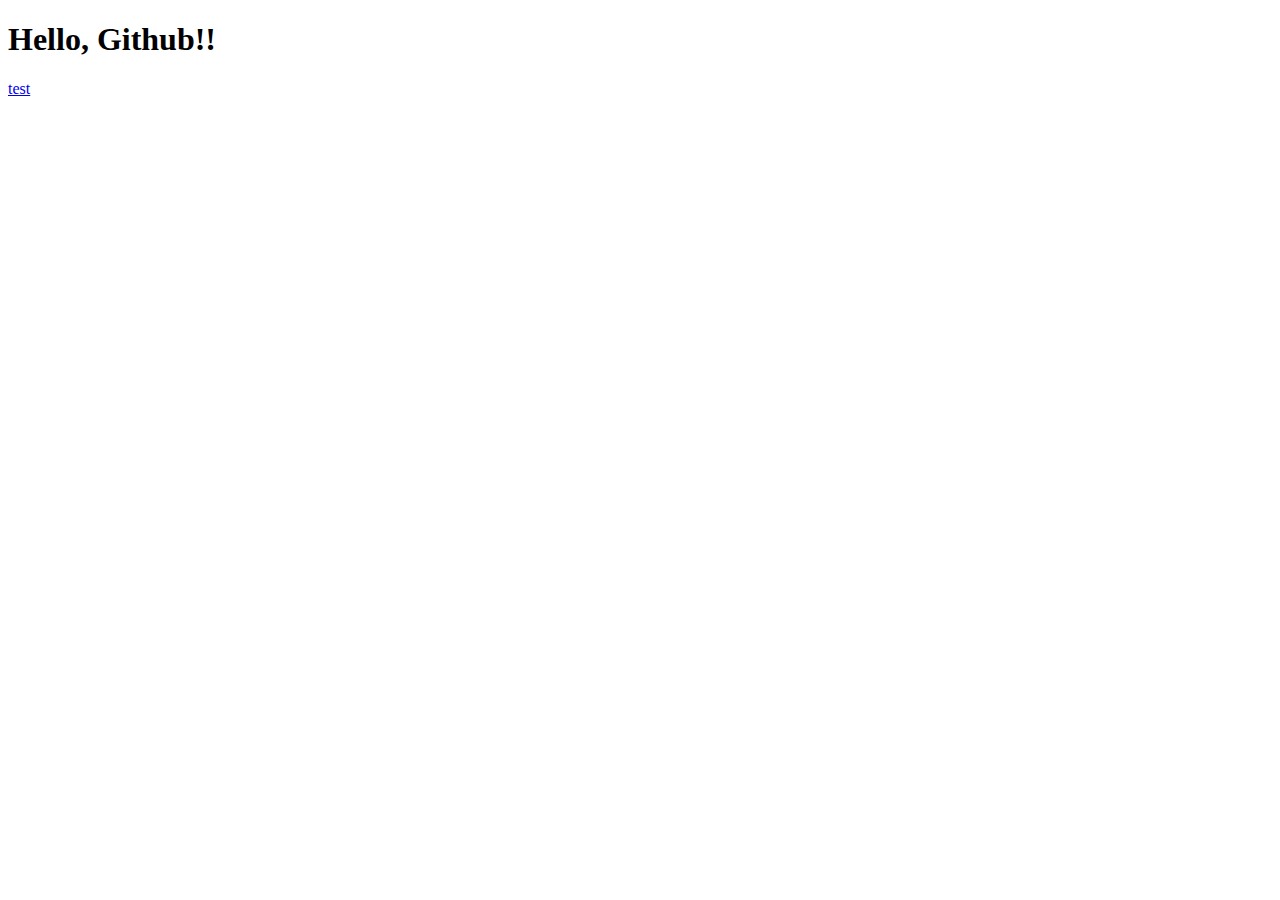
<file: index.html>
<!DOCTYPE html>
<html lang="ja">
<head>
  <meta charset="UTF-8">
  <title>Github Pages</title>
</head>
<body>
  <h1>Hello, Github!!</h1>
  <a href="https://maps.google.com/maps?daddr=35.673988,139.766385">test</a>
  <script>
    (function(i,s,o,g,r,a,m){i['GoogleAnalyticsObject']=r;i[r]=i[r]||function(){
    (i[r].q=i[r].q||[]).push(arguments)},i[r].l=1*new Date();a=s.createElement(o),
    m=s.getElementsByTagName(o)[0];a.async=1;a.src=g;m.parentNode.insertBefore(a,m)
    })(window,document,'script','//www.google-analytics.com/analytics.js','ga');

    ga('create', 'UA-51346952-2', 'auto');
    ga('send', 'pageview');

  </script>
</body>
</html>
</file>
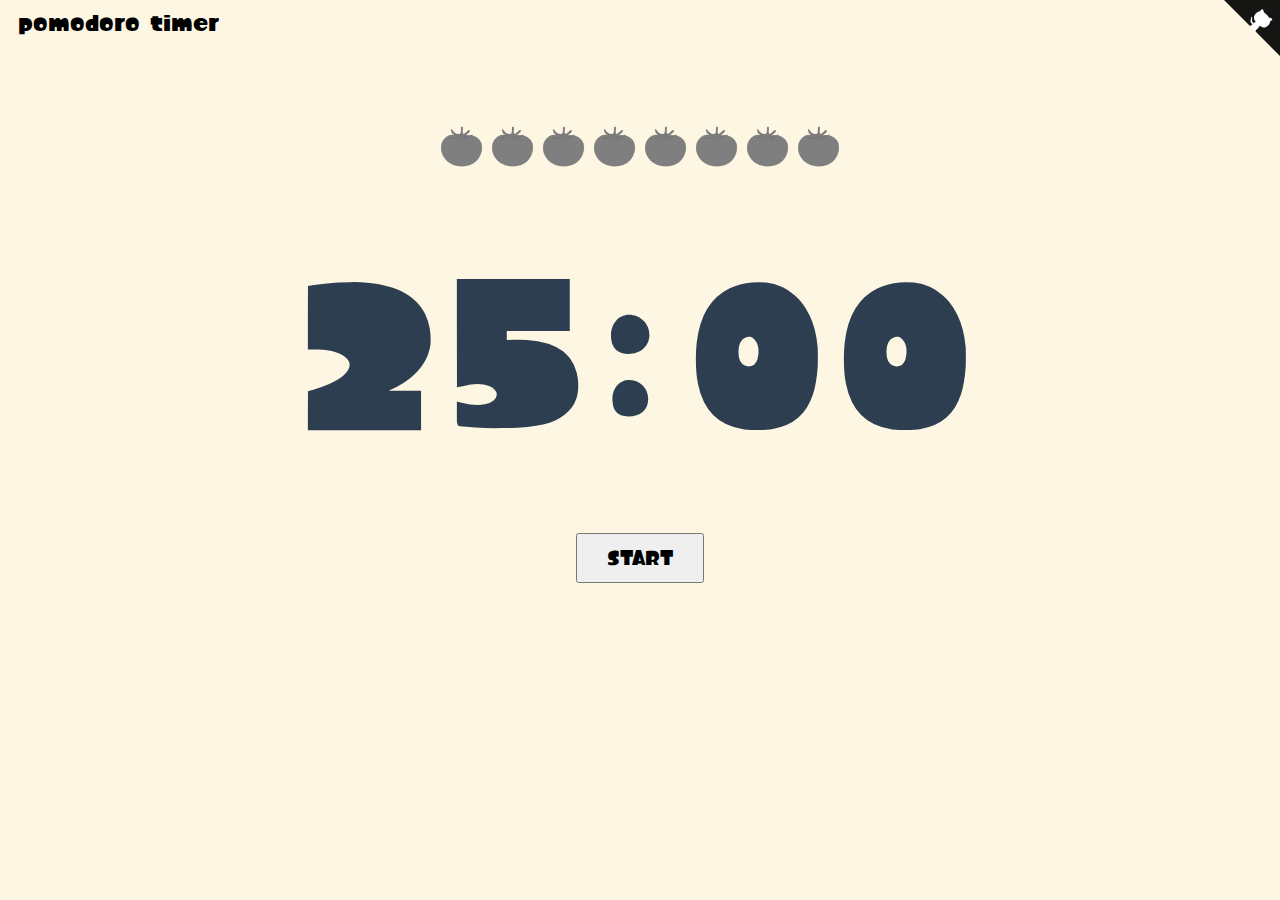
<file: pomodoro/index.html>
<!DOCTYPE html>
<html lang="en">
<head>
  <meta charset="UTF-8">
  <meta name="viewport" content="width=device-width, initial-scale=1.0">
  <meta http-equiv="X-UA-Compatible" content="ie=edge">
  <link rel="stylesheet" href="https://fonts.googleapis.com/icon?family=Material+Icons">
  <link rel="stylesheet" href="https://code.getmdl.io/1.3.0/material.teal-red.min.css" />
  <link rel="stylesheet" href="./styles/index.css">
  <title>pomodoro timer</title>
</head>
<body>
  <div class="mdl-layout mdl-js-layout mdl-layout--fixed-header">
    <header class="mdl-layout__header">
      <div class="mdl-layout__header-row">
        <span class="mdl-layout-title">pomodoro timer</span>
        <div class="mdl-layout-spacer"></div>
        <a href="https://github.com/qazsato/pomodoro" class="github-corner" aria-label="View source on Github"><svg width="56" height="56" viewBox="0 0 250 250" style="fill:#151513; color:#fff; position: absolute; top: 0; border: 0; right: 0;" aria-hidden="true"><path d="M0,0 L115,115 L130,115 L142,142 L250,250 L250,0 Z"></path><path d="M128.3,109.0 C113.8,99.7 119.0,89.6 119.0,89.6 C122.0,82.7 120.5,78.6 120.5,78.6 C119.2,72.0 123.4,76.3 123.4,76.3 C127.3,80.9 125.5,87.3 125.5,87.3 C122.9,97.6 130.6,101.9 134.4,103.2" fill="currentColor" style="transform-origin: 130px 106px;" class="octo-arm"></path><path d="M115.0,115.0 C114.9,115.1 118.7,116.5 119.8,115.4 L133.7,101.6 C136.9,99.2 139.9,98.4 142.2,98.6 C133.8,88.0 127.5,74.4 143.8,58.0 C148.5,53.4 154.0,51.2 159.7,51.0 C160.3,49.4 163.2,43.6 171.4,40.1 C171.4,40.1 176.1,42.5 178.8,56.2 C183.1,58.6 187.2,61.8 190.9,65.4 C194.5,69.0 197.7,73.2 200.1,77.6 C213.8,80.2 216.3,84.9 216.3,84.9 C212.7,93.1 206.9,96.0 205.4,96.6 C205.1,102.4 203.0,107.8 198.3,112.5 C181.9,128.9 168.3,122.5 157.7,114.1 C157.9,116.9 156.7,120.9 152.7,124.9 L141.0,136.5 C139.8,137.7 141.6,141.9 141.8,141.8 Z" fill="currentColor" class="octo-body"></path></svg></a><style>.github-corner:hover .octo-arm{animation:octocat-wave 560ms ease-in-out}@keyframes octocat-wave{0%,100%{transform:rotate(0)}20%,60%{transform:rotate(-25deg)}40%,80%{transform:rotate(10deg)}}@media (max-width:500px){.github-corner:hover .octo-arm{animation:none}.github-corner .octo-arm{animation:octocat-wave 560ms ease-in-out}}</style>
      </div>
    </header>
    <main class="mdl-layout__content">
      <div class="page-content">
        <div class="tomato-content">
          <img src="./images/tomato_off.png" alt="tomato" width="45">
          <img src="./images/tomato_off.png" alt="tomato" width="45">
          <img src="./images/tomato_off.png" alt="tomato" width="45">
          <img src="./images/tomato_off.png" alt="tomato" width="45">
          <img src="./images/tomato_off.png" alt="tomato" width="45">
          <img src="./images/tomato_off.png" alt="tomato" width="45">
          <img src="./images/tomato_off.png" alt="tomato" width="45">
          <img src="./images/tomato_off.png" alt="tomato" width="45">
        </div>
        <div class="timer-content">
          <span class="min"></span>
          <span class="colon">:</span>
          <span class="sec"></span>
        </div>
        <div class="button-content">
          <button id="pomodoro-btn" class="mdl-button mdl-js-button mdl-button--raised mdl-js-ripple-effect mdl-button--accent">START</button>
        </div>
      </div>
    </main>
  </div>
  <script defer src="https://code.getmdl.io/1.3.0/material.min.js"></script>
  <script src="./scripts/pomodoro.js"></script>
  <script src="./scripts/index.js"></script>
</body>
</html>
</file>
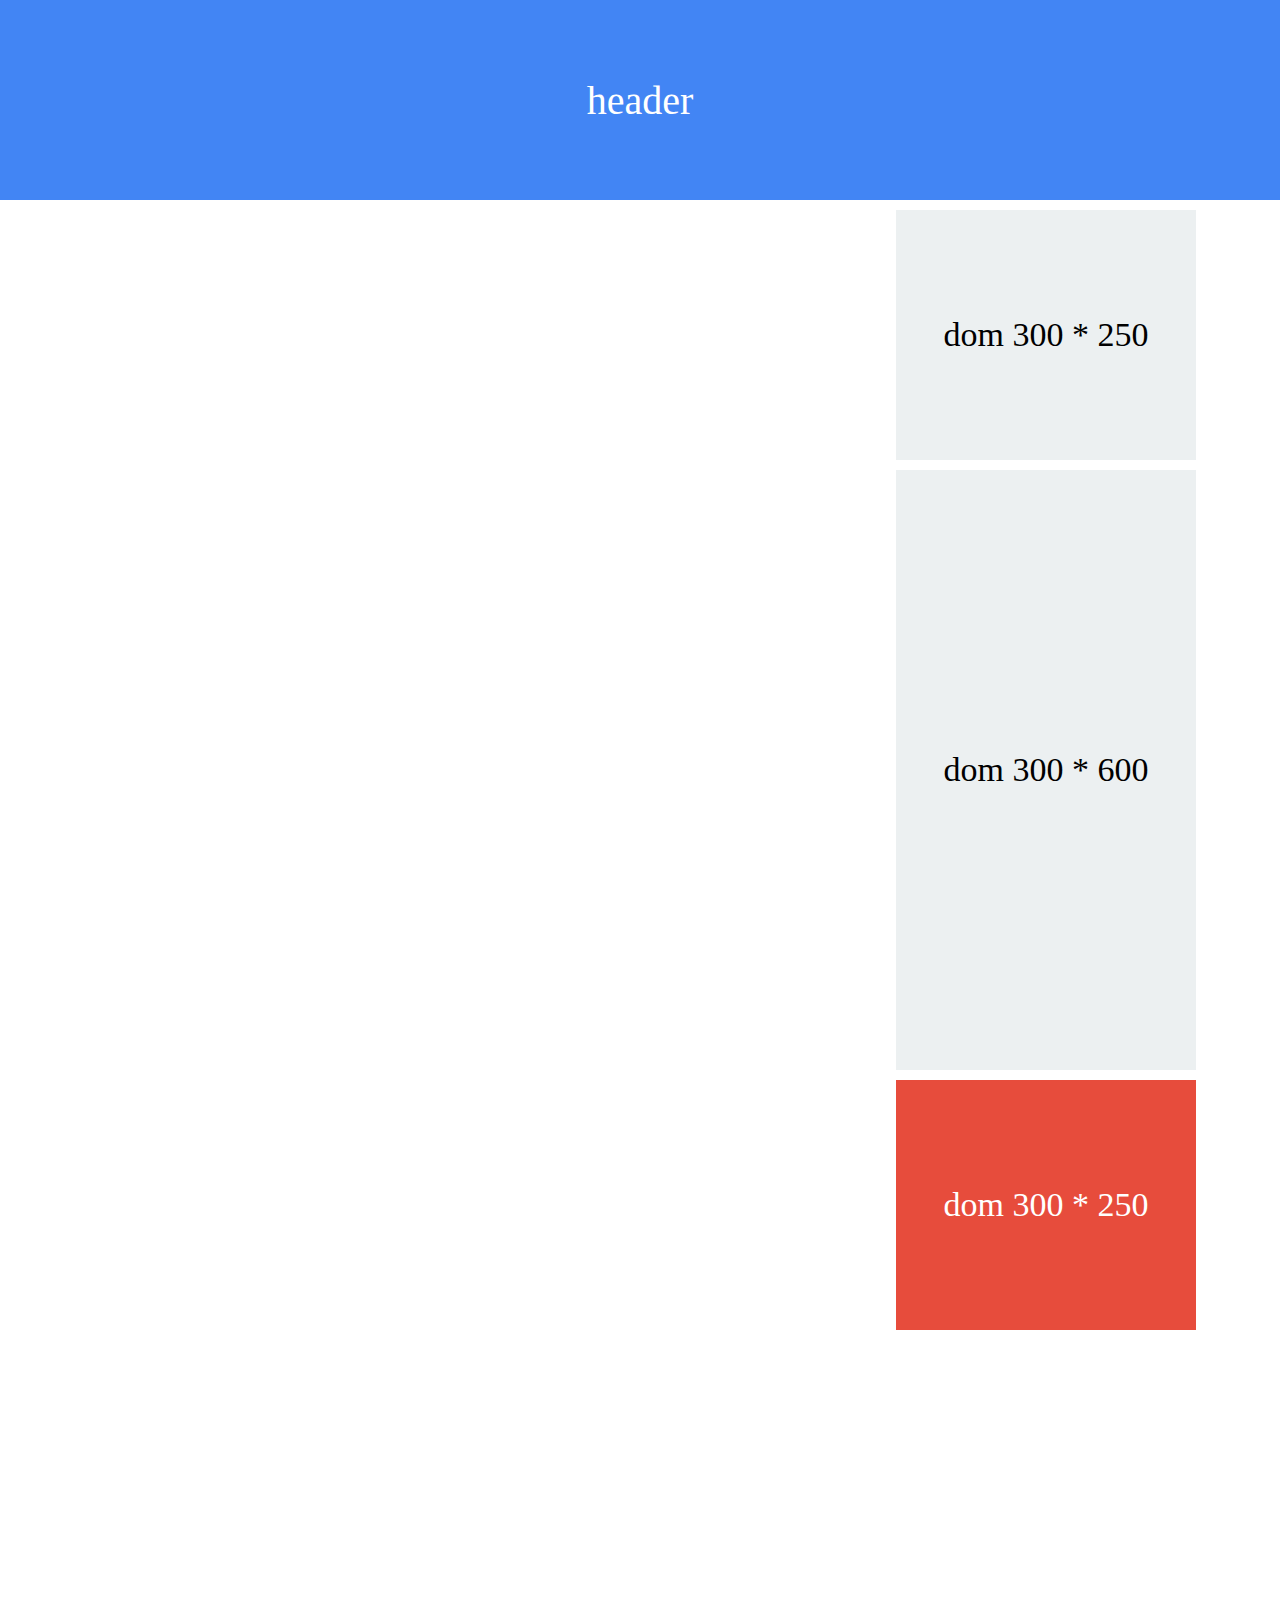
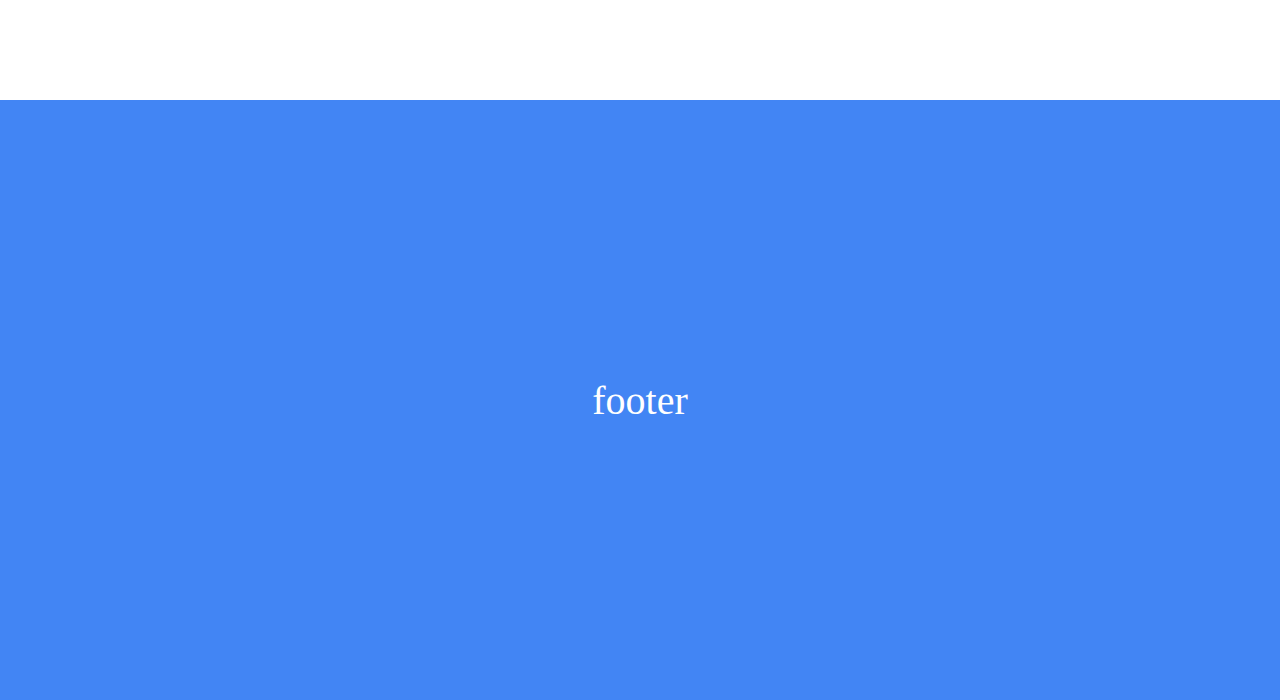
<file: sticky/index.html>
<!DOCTYPE html><html><head><meta charset=utf-8><title>StickyDom</title><link rel=stylesheet href=styles/index.css></head><body><header id=header>header</header><section id=content><div class=left></div><div class=right><div class="dom size300_250">dom 300 * 250</div><div class="dom size300_600">dom 300 * 600</div><div id=stickyDom class=size300_250>dom 300 * 250</div></div></section><footer id=footer>footer</footer><script src=scripts/jquery-1.11.3.min.js></script><script src=scripts/jquery.sticky.js></script><script src=scripts/index.js></script></body></html>
</file>
<file: pomodoro/styles/index.css>
@font-face {
	font-family: 'ikamodoki';
	src: url(../fonts/ikamodoki.ttf);
}

@font-face {
	font-family: 'Paintball';
	src: url(../fonts/Paintball.otf);
}

* {
	font-family: 'ikamodoki', 'Paintball' !important;
	font-weight: bold !important;
}

body {
  background-color: #fdf6e3;
}

.material-icons {
	font-family: 'Material Icons' !important;
}

.mdl-layout-title {
  position: relative;
  top: -7px;
  margin-left: 10px;
  font-size: 25px;
}

.tomato-content {
  margin-top: 80px;
  margin-bottom: 60px;
  text-align: center;
}

.timer-content {
  text-align: center;
  font-size: 200px;
  line-height: 200px;
  color: #2C3E50;
  letter-spacing: 20px;
}

.timer-content > span {
  display: inline-block;
}

.timer-content > .min {
  width: 270px;
  position: relative;
  left: 80px;
  text-align: right;
}

.timer-content > .colon {
  position: relative;
  top: -20px;
}

.timer-content > .sec {
  width: 270px;
  position: relative;
  right: 80px;
  text-align: left;
}

.button-content {
  margin-top: 100px;
  width: 100%;
  text-align: center;
}

.button-content .mdl-button {
  height: 50px;
  min-width: 128px;
  margin: 0 6px;
  padding-bottom: 10px;
  font-size: 22px;
}
</file>
